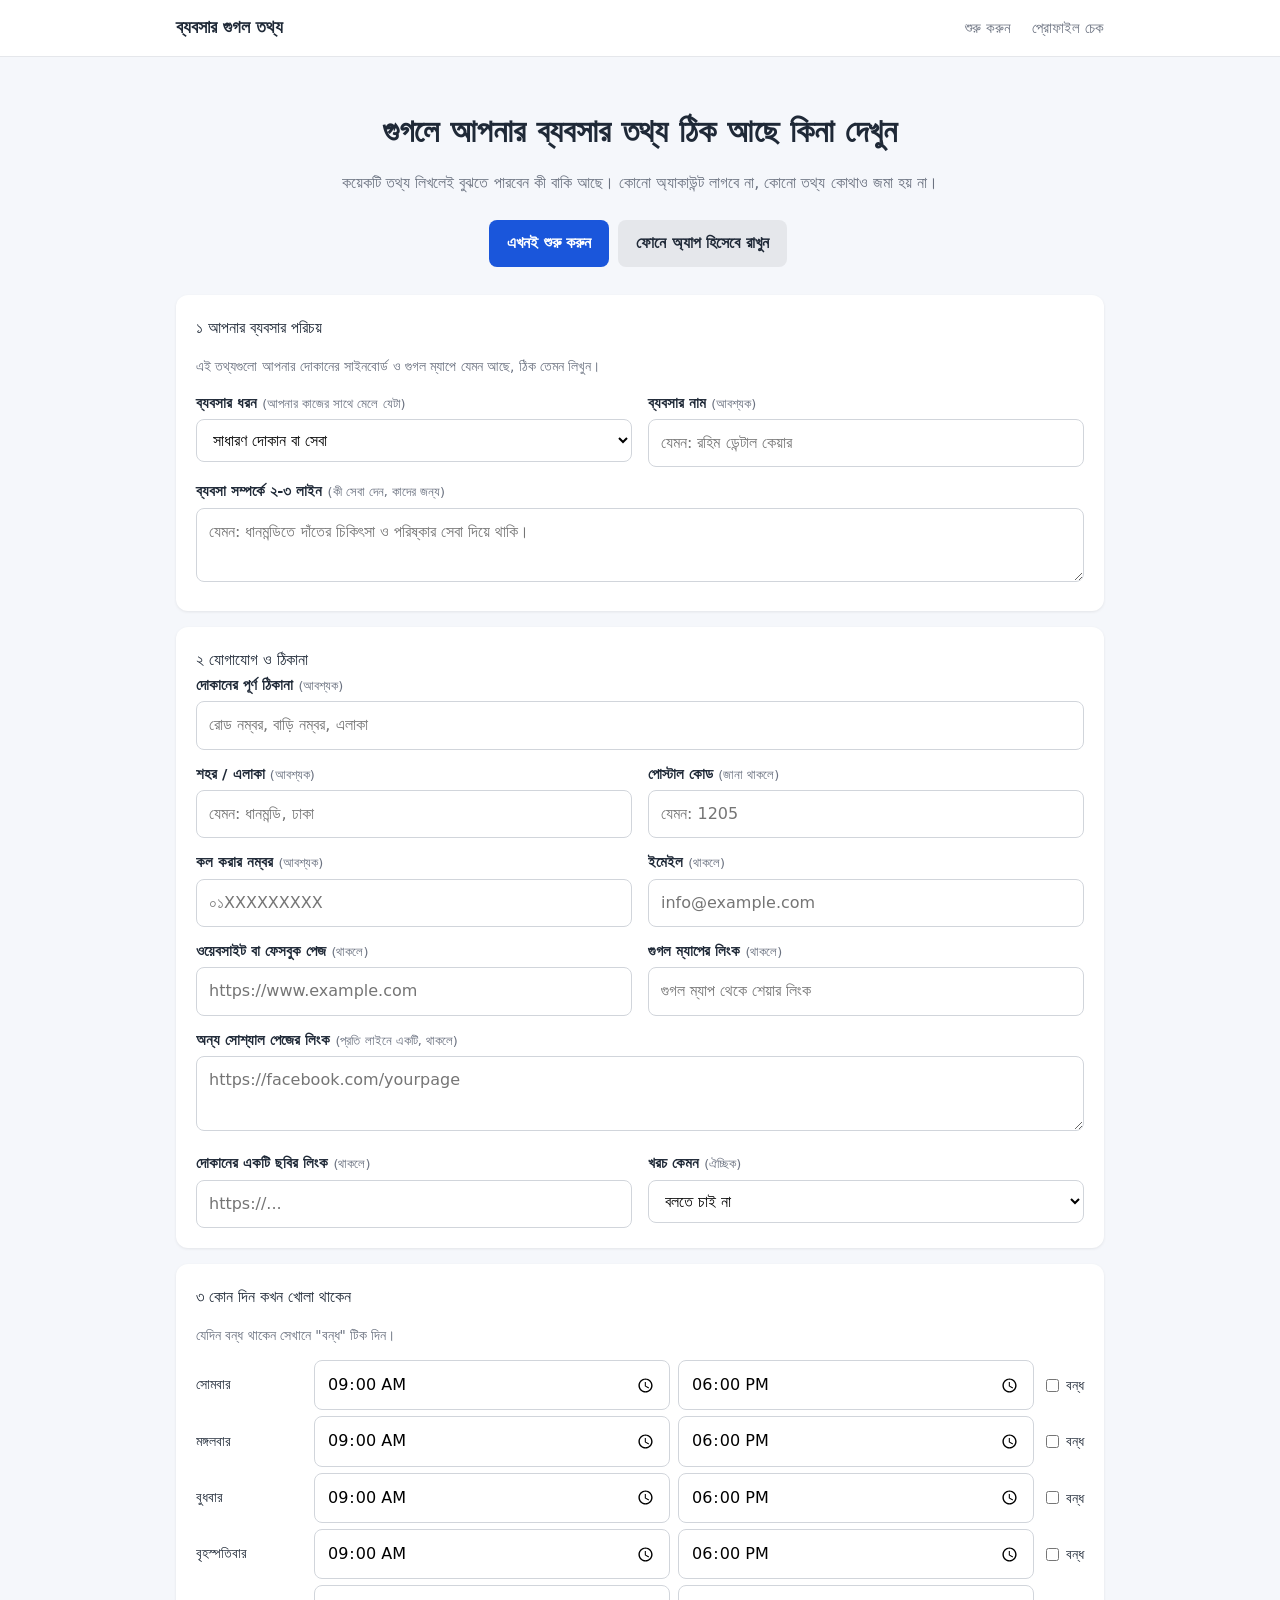
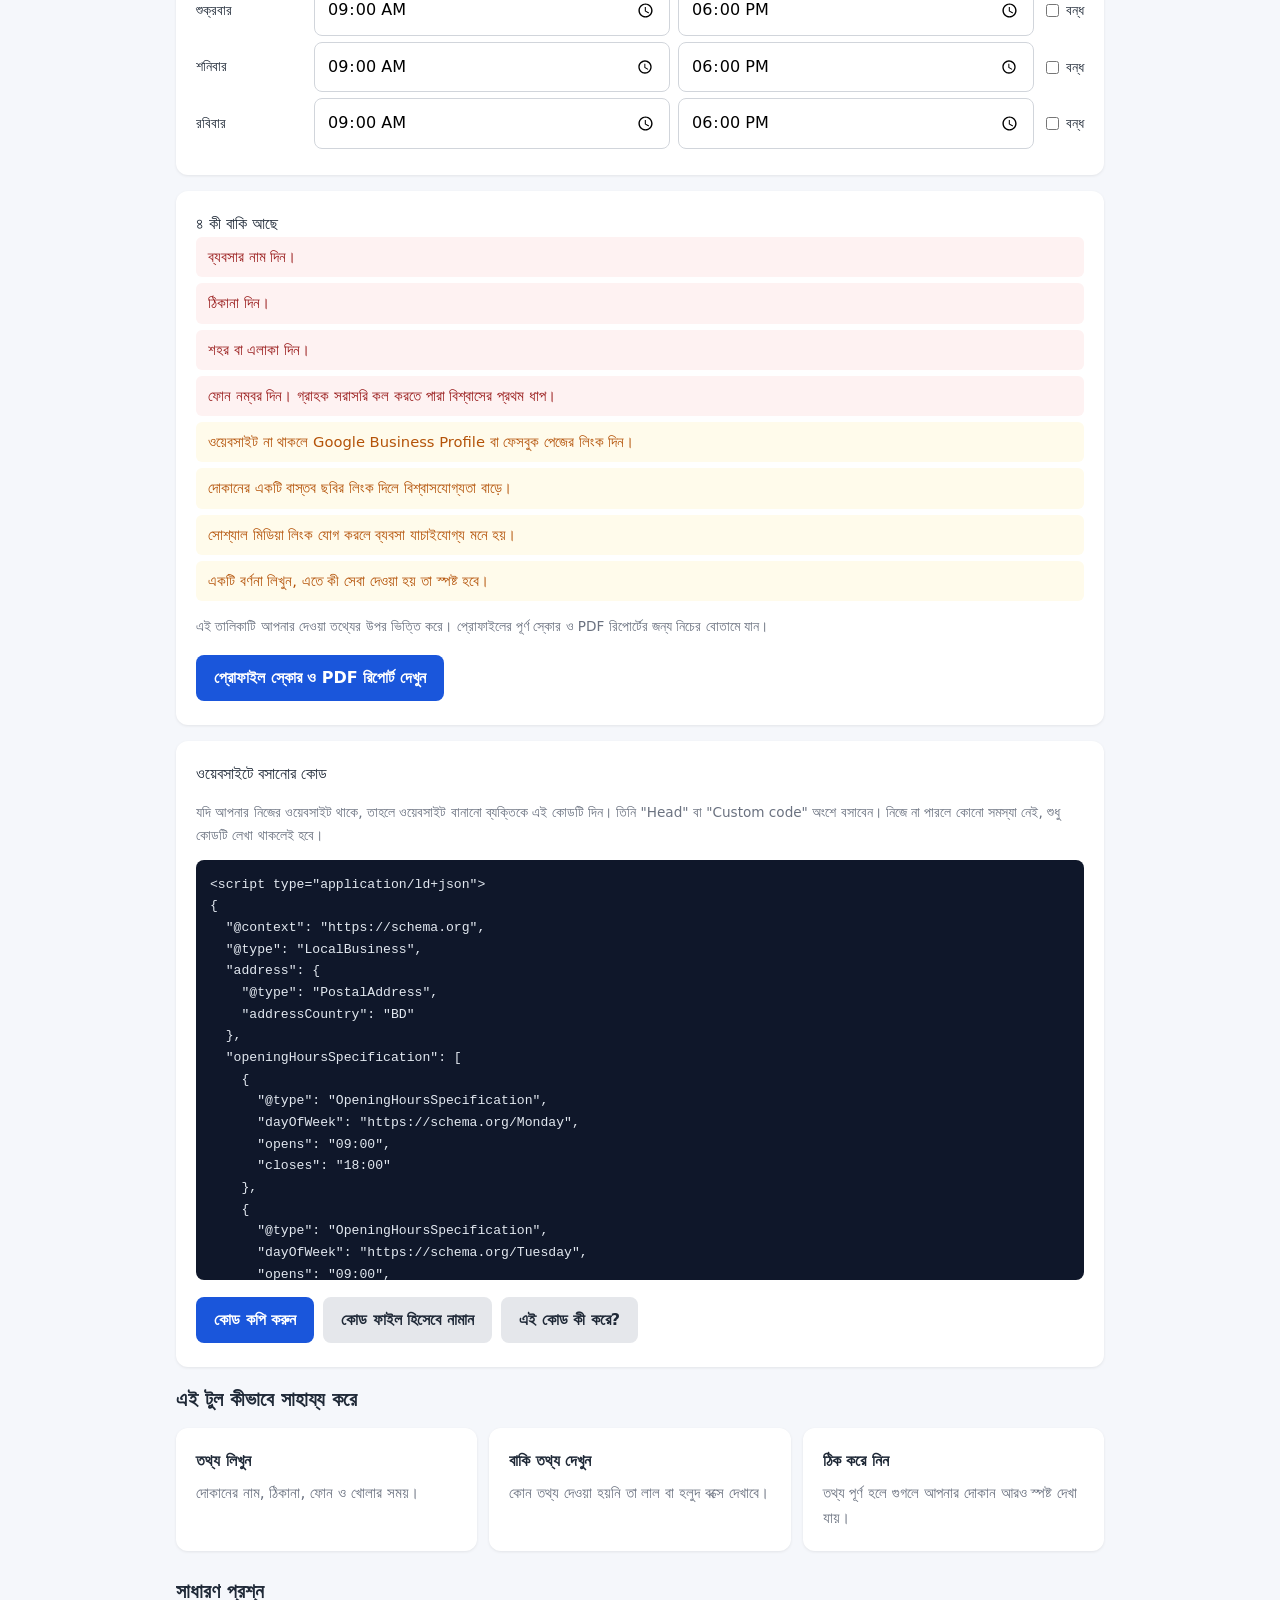
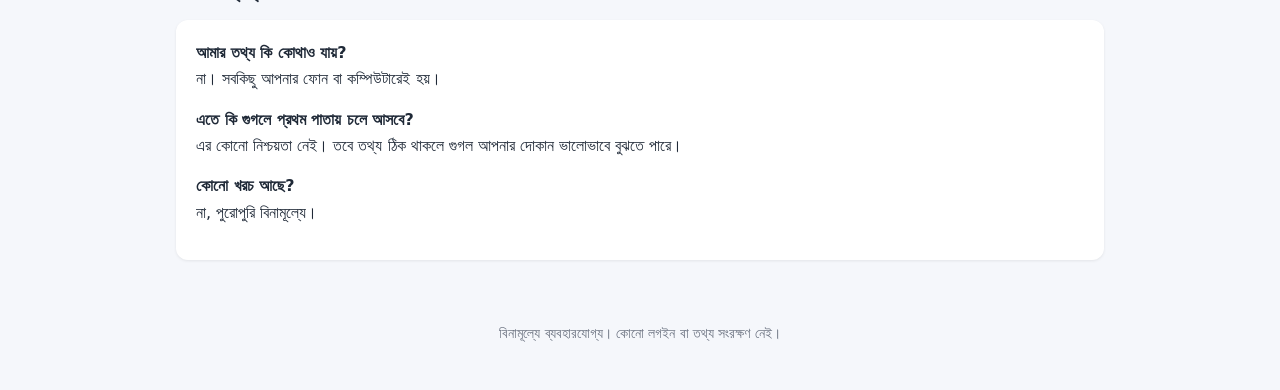
<file: index.html>
<!DOCTYPE html>
<html lang="bn">
<head>
<meta charset="UTF-8">
<meta name="viewport" content="width=device-width, initial-scale=1.0">
<meta name="description" content="আপনার ব্যবসার তথ্য গুগলে ঠিকভাবে দেখানোর জন্য বিনামূল্যে সহজ টুল। কোনো লগইন নেই।">
<meta name="theme-color" content="#1a56db">
<link rel="manifest" href="manifest.json">
<link rel="icon" href="icon.svg" type="image/svg+xml">
<link rel="apple-touch-icon" href="icon.svg">
<link rel="stylesheet" href="styles.css">
<title>আমার ব্যবসার গুগল তথ্য ঠিক করুন</title>
</head>
<body>
<header class="site-header">
  <div class="container">
    <a class="brand" href="index.html">ব্যবসার গুগল তথ্য</a>
    <nav>
      <a href="#step1">শুরু করুন</a>
      <a href="audit.html">প্রোফাইল চেক</a>
    </nav>
  </div>
</header>

<section class="hero">
  <div class="container">
    <h1>গুগলে আপনার ব্যবসার তথ্য ঠিক আছে কিনা দেখুন</h1>
    <p>কয়েকটি তথ্য লিখলেই বুঝতে পারবেন কী বাকি আছে। কোনো অ্যাকাউন্ট লাগবে না, কোনো তথ্য কোথাও জমা হয় না।</p>
    <a class="btn" href="#step1">এখনই শুরু করুন</a>
    <button id="installBtn" class="btn secondary" hidden>ফোনে অ্যাপ হিসেবে রাখুন</button>
  </div>
</section>

<main class="container">

  <!-- Step 1 -->
  <section class="card" id="step1">
    <div class="step-title"><span class="step-num">১</span> আপনার ব্যবসার পরিচয়</div>
    <p class="note">এই তথ্যগুলো আপনার দোকানের সাইনবোর্ড ও গুগল ম্যাপে যেমন আছে, ঠিক তেমন লিখুন।</p>
    <div class="grid">
      <div>
        <label for="type">ব্যবসার ধরন <span class="hint">(আপনার কাজের সাথে মেলে যেটা)</span></label>
        <select id="type">
          <option value="LocalBusiness">সাধারণ দোকান বা সেবা</option>
          <option value="Restaurant">রেস্তোরাঁ / ক্যাফে</option>
          <option value="FoodEstablishment">খাবারের দোকান / বেকারি</option>
          <option value="Dentist">ডেন্টাল ক্লিনিক</option>
          <option value="MedicalClinic">ক্লিনিক / হাসপাতাল</option>
          <option value="Pharmacy">ফার্মেসি</option>
          <option value="Optician">চশমার দোকান</option>
          <option value="HairSalon">সেলুন / পার্লার</option>
          <option value="BeautySalon">বিউটি পার্লার</option>
          <option value="Gym">জিম / ফিটনেস সেন্টার</option>
          <option value="EducationalOrganization">কোচিং / স্কুল / একাডেমি</option>
          <option value="LodgingBusiness">হোটেল / গেস্ট হাউস</option>
          <option value="RealEstateAgent">রিয়েল এস্টেট</option>
          <option value="AutoRepair">গাড়ির গ্যারেজ</option>
          <option value="Store">দোকান / শোরুম</option>
          <option value="ProfessionalService">আইন, হিসাব বা পরামর্শ সেবা</option>
          <option value="HomeAndConstructionBusiness">নির্মাণ, ইলেকট্রিশিয়ান বা প্লাম্বার</option>
        </select>
      </div>
      <div>
        <label for="name">ব্যবসার নাম <span class="hint">(আবশ্যক)</span></label>
        <input id="name" placeholder="যেমন: রহিম ডেন্টাল কেয়ার">
      </div>
      <div class="full">
        <label for="description">ব্যবসা সম্পর্কে ২-৩ লাইন <span class="hint">(কী সেবা দেন, কাদের জন্য)</span></label>
        <textarea id="description" maxlength="250" placeholder="যেমন: ধানমন্ডিতে দাঁতের চিকিৎসা ও পরিষ্কার সেবা দিয়ে থাকি।"></textarea>
      </div>
    </div>
  </section>

  <!-- Step 2 -->
  <section class="card">
    <div class="step-title"><span class="step-num">২</span> যোগাযোগ ও ঠিকানা</div>
    <div class="grid">
      <div class="full">
        <label for="address">দোকানের পূর্ণ ঠিকানা <span class="hint">(আবশ্যক)</span></label>
        <input id="address" placeholder="রোড নম্বর, বাড়ি নম্বর, এলাকা">
      </div>
      <div>
        <label for="locality">শহর / এলাকা <span class="hint">(আবশ্যক)</span></label>
        <input id="locality" placeholder="যেমন: ধানমন্ডি, ঢাকা">
      </div>
      <div>
        <label for="postal">পোস্টাল কোড <span class="hint">(জানা থাকলে)</span></label>
        <input id="postal" placeholder="যেমন: 1205">
      </div>
      <div>
        <label for="phone">কল করার নম্বর <span class="hint">(আবশ্যক)</span></label>
        <input id="phone" placeholder="০১XXXXXXXXX">
      </div>
      <div>
        <label for="email">ইমেইল <span class="hint">(থাকলে)</span></label>
        <input id="email" type="email" placeholder="info@example.com">
      </div>
      <div>
        <label for="url">ওয়েবসাইট বা ফেসবুক পেজ <span class="hint">(থাকলে)</span></label>
        <input id="url" placeholder="https://www.example.com">
      </div>
      <div>
        <label for="mapUrl">গুগল ম্যাপের লিংক <span class="hint">(থাকলে)</span></label>
        <input id="mapUrl" placeholder="গুগল ম্যাপ থেকে শেয়ার লিংক">
      </div>
      <div class="full">
        <label for="socials">অন্য সোশ্যাল পেজের লিংক <span class="hint">(প্রতি লাইনে একটি, থাকলে)</span></label>
        <textarea id="socials" placeholder="https://facebook.com/yourpage"></textarea>
      </div>
      <div>
        <label for="image">দোকানের একটি ছবির লিংক <span class="hint">(থাকলে)</span></label>
        <input id="image" placeholder="https://...">
      </div>
      <div>
        <label for="priceRange">খরচ কেমন <span class="hint">(ঐচ্ছিক)</span></label>
        <select id="priceRange">
          <option value="">বলতে চাই না</option>
          <option value="$">সাশ্রয়ী</option>
          <option value="$$">মাঝারি</option>
          <option value="$$$">একটু বেশি</option>
        </select>
      </div>
    </div>
  </section>

  <!-- Step 3 -->
  <section class="card">
    <div class="step-title"><span class="step-num">৩</span> কোন দিন কখন খোলা থাকেন</div>
    <p class="note">যেদিন বন্ধ থাকেন সেখানে "বন্ধ" টিক দিন।</p>
    <div id="hours"></div>
  </section>

  <!-- Result -->
  <section class="card" id="result">
    <div class="step-title"><span class="step-num">৪</span> কী বাকি আছে</div>
    <ul class="issues" id="issues"></ul>
    <p class="note">এই তালিকাটি আপনার দেওয়া তথ্যের উপর ভিত্তি করে। প্রোফাইলের পূর্ণ স্কোর ও PDF রিপোর্টের জন্য নিচের বোতামে যান।</p>
    <div class="actions">
      <a class="btn" href="audit.html">প্রোফাইল স্কোর ও PDF রিপোর্ট দেখুন</a>
    </div>
  </section>

  <!-- Technical section -->
  <section class="card" id="codeSection">
    <div class="step-title">ওয়েবসাইটে বসানোর কোড</div>
    <p class="note">যদি আপনার নিজের ওয়েবসাইট থাকে, তাহলে ওয়েবসাইট বানানো ব্যক্তিকে এই কোডটি দিন। তিনি "Head" বা "Custom code" অংশে বসাবেন। নিজে না পারলে কোনো সমস্যা নেই, শুধু কোডটি লেখা থাকলেই হবে।</p>
    <pre id="output"></pre>
    <div class="actions">
      <button id="copy" class="btn">কোড কপি করুন</button>
      <button id="download" class="btn secondary">কোড ফাইল হিসেবে নামান</button>
      <button id="explain" class="btn secondary" type="button">এই কোড কী করে?</button>
    </div>
    <div id="explainBox" class="explain-box" hidden>
      <p><strong>এই কোড কী করে?</strong></p>
      <p>এটি গুগলের জন্য একটি লেবেল। এতে লেখা থাকে: ব্যবসার নাম কী, ঠিকানা কোথায়, ফোন নম্বর কত, কখন খোলা থাকেন।</p>
      <p>গুগল এই তথ্যগুলো পড়ে আপনার দোকানকে সঠিক জায়গায় দেখাতে সাহায্য পায়। মানুষ এই কোড দেখতে পাবে না, শুধু গুগল পড়বে।</p>
      <p><strong>কীভাবে বসাবেন:</strong> কোডটি কপি করে ওয়েবসাইটের "Head" বা "Custom code" অংশে পেস্ট করুন। না পারলে ওয়েব ডেভেলপারকে দিন।</p>
    </div>
  </section>

</main>

<section class="container" id="how">
  <h2>এই টুল কীভাবে সাহায্য করে</h2>
  <div class="steps">
    <div class="card"><strong>তথ্য লিখুন</strong><p>দোকানের নাম, ঠিকানা, ফোন ও খোলার সময়।</p></div>
    <div class="card"><strong>বাকি তথ্য দেখুন</strong><p>কোন তথ্য দেওয়া হয়নি তা লাল বা হলুদ বক্সে দেখাবে।</p></div>
    <div class="card"><strong>ঠিক করে নিন</strong><p>তথ্য পূর্ণ হলে গুগলে আপনার দোকান আরও স্পষ্ট দেখা যায়।</p></div>
  </div>
</section>

<section class="container" id="faq">
  <h2>সাধারণ প্রশ্ন</h2>
  <div class="card">
    <p><strong>আমার তথ্য কি কোথাও যায়?</strong><br>না। সবকিছু আপনার ফোন বা কম্পিউটারেই হয়।</p>
    <p><strong>এতে কি গুগলে প্রথম পাতায় চলে আসবে?</strong><br>এর কোনো নিশ্চয়তা নেই। তবে তথ্য ঠিক থাকলে গুগল আপনার দোকান ভালোভাবে বুঝতে পারে।</p>
    <p><strong>কোনো খরচ আছে?</strong><br>না, পুরোপুরি বিনামূল্যে।</p>
  </div>
</section>

<footer class="site-footer">
  <div class="container">
    <p>বিনামূল্যে ব্যবহারযোগ্য। কোনো লগইন বা তথ্য সংরক্ষণ নেই।</p>
  </div>
</footer>

<style>
  .explain-box { margin-top:14px; padding:14px 16px; background:#eff6ff; border-radius:10px; font-size:.95rem; }
  .explain-box p { margin:0 0 8px; }
</style>
<script src="app.js"></script>
<script>
  document.getElementById("explain").addEventListener("click", function () {
    var box = document.getElementById("explainBox");
    box.hidden = !box.hidden;
    this.textContent = box.hidden ? "এই কোড কী করে?" : "বন্ধ করুন";
  });
</script>
</body>
</html>
</file>
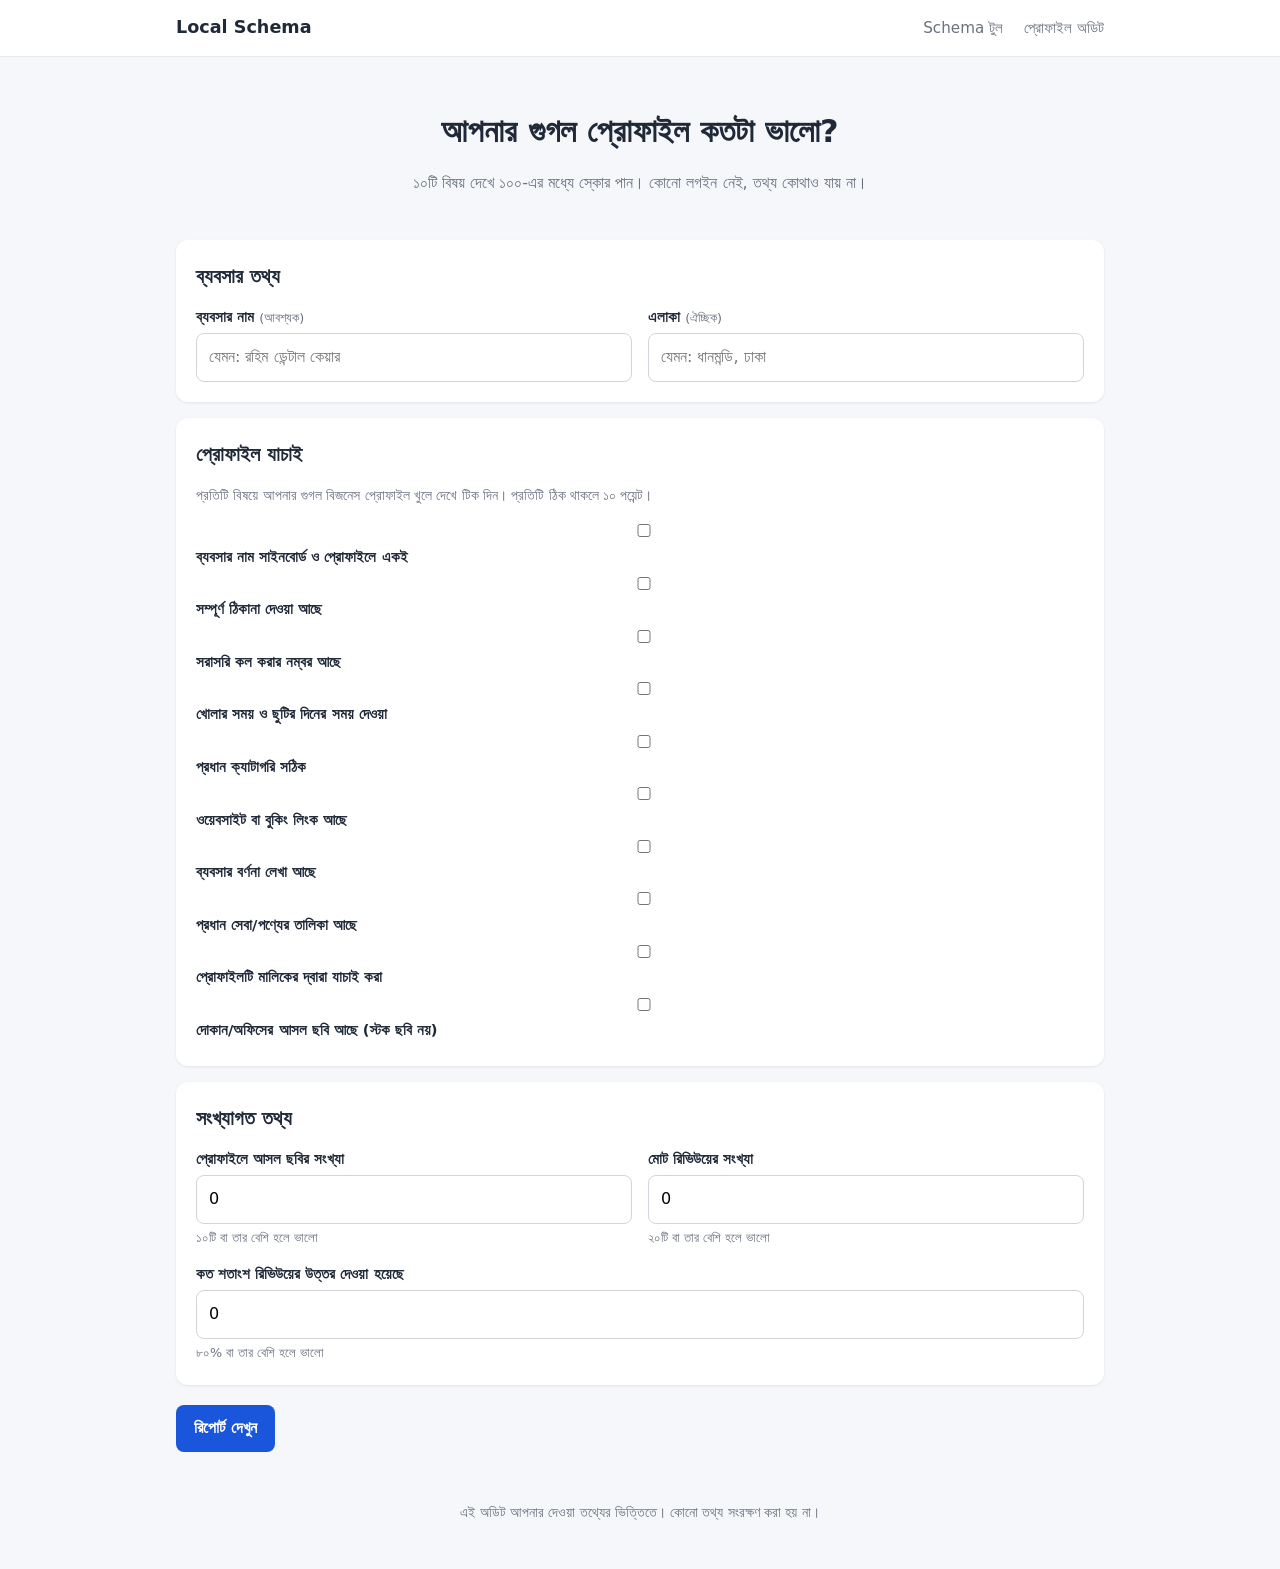
<file: audit.html>
<!DOCTYPE html>
<html lang="bn">
<head>
<meta charset="UTF-8">
<meta name="viewport" content="width=device-width, initial-scale=1.0">
<meta name="description" content="আপনার গুগল বিজনেস প্রোফাইলের বিনামূল্যে অডিট। স্কোর ও সমস্যার তালিকা পান, PDF হিসেবে সেভ করুন।">
<meta name="theme-color" content="#1a56db">
<link rel="manifest" href="manifest.json">
<link rel="icon" href="icon.svg" type="image/svg+xml">
<link rel="stylesheet" href="styles.css">
<link rel="stylesheet" href="print.css" media="print">
<title>গুগল প্রোফাইল অডিট</title>
</head>
<body>
<header class="site-header no-print">
  <div class="container">
    <a class="brand" href="index.html">Local Schema</a>
    <nav>
      <a href="index.html">Schema টুল</a>
      <a href="audit.html">প্রোফাইল অডিট</a>
    </nav>
  </div>
</header>

<section class="hero no-print">
  <div class="container">
    <h1>আপনার গুগল প্রোফাইল কতটা ভালো?</h1>
    <p>১০টি বিষয় দেখে ১০০-এর মধ্যে স্কোর পান। কোনো লগইন নেই, তথ্য কোথাও যায় না।</p>
  </div>
</section>

<main class="container">
  <div id="formArea">
    <div class="card no-print">
      <h2>ব্যবসার তথ্য</h2>
      <div class="grid">
        <div>
          <label for="bizName">ব্যবসার নাম <span class="hint">(আবশ্যক)</span></label>
          <input id="bizName" placeholder="যেমন: রহিম ডেন্টাল কেয়ার">
        </div>
        <div>
          <label for="bizArea">এলাকা <span class="hint">(ঐচ্ছিক)</span></label>
          <input id="bizArea" placeholder="যেমন: ধানমন্ডি, ঢাকা">
        </div>
      </div>
    </div>

    <div class="card no-print">
      <h2>প্রোফাইল যাচাই</h2>
      <p class="note">প্রতিটি বিষয়ে আপনার গুগল বিজনেস প্রোফাইল খুলে দেখে টিক দিন। প্রতিটি ঠিক থাকলে ১০ পয়েন্ট।</p>
      <div id="checks"></div>
    </div>

    <div class="card no-print">
      <h2>সংখ্যাগত তথ্য</h2>
      <div class="grid">
        <div>
          <label for="photos">প্রোফাইলে আসল ছবির সংখ্যা</label>
          <input id="photos" type="number" min="0" value="0">
          <span class="hint">১০টি বা তার বেশি হলে ভালো</span>
        </div>
        <div>
          <label for="reviews">মোট রিভিউয়ের সংখ্যা</label>
          <input id="reviews" type="number" min="0" value="0">
          <span class="hint">২০টি বা তার বেশি হলে ভালো</span>
        </div>
        <div class="full">
          <label for="replyPct">কত শতাংশ রিভিউয়ের উত্তর দেওয়া হয়েছে</label>
          <input id="replyPct" type="number" min="0" max="100" value="0">
          <span class="hint">৮০% বা তার বেশি হলে ভালো</span>
        </div>
      </div>
    </div>

    <div class="actions no-print">
      <button id="showReport" class="btn">রিপোর্ট দেখুন</button>
    </div>
  </div>

  <div id="reportArea" hidden>
    <div class="actions no-print">
      <button id="backBtn" class="btn secondary">ফর্মে ফিরুন</button>
      <button id="printBtn" class="btn">PDF হিসেবে সেভ করুন</button>
    </div>
    <article id="report" class="report"></article>
  </div>
</main>

<footer class="site-footer no-print">
  <div class="container">
    <p>এই অডিট আপনার দেওয়া তথ্যের ভিত্তিতে। কোনো তথ্য সংরক্ষণ করা হয় না।</p>
  </div>
</footer>

<script src="audit.js"></script>
</body>
</html>
</file>
<file: styles.css>
:root {
  --brand: #1a56db;
  --brand-dark: #1e40af;
  --bg: #f5f7fb;
  --card: #ffffff;
  --text: #1f2937;
  --muted: #6b7280;
  --border: #d1d5db;
  --ok: #047857;
  --warn: #b45309;
  --err: #991b1b;
}
* { box-sizing: border-box; }
html { scroll-behavior: smooth; }
body {
  margin: 0;
  font-family: system-ui, "Noto Sans Bengali", "Hind Siliguri", sans-serif;
  background: var(--bg);
  color: var(--text);
  line-height: 1.65;
}
.container { max-width: 960px; margin: 0 auto; padding: 0 16px; }
a { color: var(--brand); }

/* Header */
.site-header { background: #fff; border-bottom: 1px solid #e5e7eb; position: sticky; top: 0; z-index: 10; }
.site-header .container { display: flex; justify-content: space-between; align-items: center; height: 56px; }
.brand { font-weight: 700; color: var(--text); text-decoration: none; font-size: 1.1rem; }
.site-header nav a { margin-left: 16px; color: var(--muted); text-decoration: none; font-size: .95rem; }

/* Hero */
.hero { padding: 48px 0 24px; text-align: center; }
.hero h1 { font-size: clamp(1.4rem, 3.5vw, 2rem); margin: 0 0 12px; }
.hero p { color: var(--muted); margin: 0 0 20px; }

h2 { font-size: 1.25rem; margin: 0 0 12px; }

/* Buttons */
.btn {
  display: inline-block;
  background: var(--brand);
  color: #fff;
  border: 0;
  padding: 10px 18px;
  border-radius: 8px;
  font: inherit;
  font-weight: 600;
  text-decoration: none;
  cursor: pointer;
  margin: 4px 4px 4px 0;
}
.btn:hover { background: var(--brand-dark); }
.btn.secondary { background: #e5e7eb; color: var(--text); }
.btn.secondary:hover { background: #d1d5db; }

/* Cards and forms */
main { padding-top: 16px; }
.card {
  background: var(--card);
  border-radius: 12px;
  padding: 20px;
  box-shadow: 0 1px 3px rgba(0, 0, 0, .08);
  margin-bottom: 16px;
}
.grid { display: grid; grid-template-columns: 1fr 1fr; gap: 12px 16px; }
.full { grid-column: 1 / -1; }
@media (max-width: 640px) { .grid { grid-template-columns: 1fr; } .site-header nav { display: none; } }

label { display: block; font-weight: 600; font-size: .92rem; margin-bottom: 4px; }
.hint { font-weight: 400; color: var(--muted); font-size: .8rem; }
input, select, textarea {
  width: 100%;
  padding: 10px 12px;
  border: 1px solid var(--border);
  border-radius: 8px;
  font: inherit;
  background: #fff;
}
input:focus, select:focus, textarea:focus { outline: 2px solid #93c5fd; border-color: var(--brand); }
textarea { min-height: 70px; resize: vertical; }

.hours-row {
  display: grid;
  grid-template-columns: 110px 1fr 1fr auto;
  gap: 8px;
  align-items: center;
  margin-bottom: 6px;
}
.hours-row span { font-size: .9rem; }
.closed-box { font-size: .85rem; display: flex; gap: 4px; align-items: center; white-space: nowrap; font-weight: 400; margin: 0; }
.closed-box input { width: auto; }
@media (max-width: 640px) { .hours-row { grid-template-columns: 90px 1fr 1fr; } .closed-box { grid-column: 1 / -1; } }

.note { font-size: .85rem; color: var(--muted); }

.issues { list-style: none; padding: 0; margin: 0; }
.issues li { padding: 8px 12px; border-radius: 6px; margin-bottom: 6px; font-size: .92rem; }
.issues .err { background: #fef2f2; color: var(--err); }
.issues .warn { background: #fffbeb; color: var(--warn); }
.issues .ok { background: #ecfdf5; color: var(--ok); }

pre {
  background: #0f172a;
  color: #e2e8f0;
  padding: 14px;
  border-radius: 8px;
  overflow: auto;
  font-size: .82rem;
  max-height: 420px;
  white-space: pre;
}

.steps { display: grid; grid-template-columns: repeat(3, 1fr); gap: 12px; }
.steps .card { margin-bottom: 0; }
.steps p { color: var(--muted); margin: 6px 0 0; font-size: .95rem; }
@media (max-width: 640px) { .steps { grid-template-columns: 1fr; } }

#faq { margin-top: 24px; }
#faq p { margin: 0 0 14px; }

.site-footer { text-align: center; color: var(--muted); font-size: .85rem; padding: 32px 0; }
</file>
<file: print.css>
@media print {
  @page { size: A4; margin: 14mm; }
  body { background: #fff; color: #000; font-size: 11pt; }
  .no-print { display: none !important; }
  .report { box-shadow: none; padding: 0; }
  .report h1 { font-size: 18pt; margin: 0 0 4pt; }
  .report h2 { font-size: 13pt; margin: 14pt 0 6pt; border-bottom: 1px solid #ccc; padding-bottom: 3pt; }
  .report-table { width: 100%; border-collapse: collapse; font-size: 10pt; }
  .report-table th, .report-table td { border: 1px solid #bbb; padding: 4pt 6pt; text-align: left; }
  .pass { color: #047857; }
  .fail { color: #b45309; }
  .report-score { border: 1px solid #999; }
  .issue-list li { margin-bottom: 6pt; }
  .report-foot { font-size: 9pt; color: #444; margin-top: 16pt; }
  a { color: #000; text-decoration: none; }
  #formArea, .hero, header, footer { display: none !important; }
  #reportArea { display: block !important; }
}

/* Report styling on screen */
.report {
  background: #fff;
  border-radius: 12px;
  padding: 24px;
  box-shadow: 0 1px 3px rgba(0, 0, 0, .08);
  margin-top: 12px;
}
.report-head h1 { font-size: 1.4rem; margin: 0 0 6px; }
.report-meta { color: #6b7280; margin: 0 0 16px; font-size: .92rem; }
.report-score { display: flex; gap: 16px; align-items: center; padding: 16px; border-radius: 10px; margin-bottom: 16px; }
.report-score p { margin: 4px 0 0; }
.report-score.tone-ok { background: #ecfdf5; }
.report-score.tone-warn { background: #fffbeb; }
.report-score.tone-err { background: #fef2f2; }
.score-num { font-size: 2.6rem; font-weight: 700; line-height: 1; }
.score-num span { font-size: 1rem; color: #6b7280; }
.issue-list li { margin-bottom: 10px; }
.issue-list span { color: #4b5563; font-size: .95rem; }
.report-table { width: 100%; border-collapse: collapse; font-size: .95rem; }
.report-table th, .report-table td { border-bottom: 1px solid #e5e7eb; padding: 8px; text-align: left; }
.pass { color: #047857; font-weight: 600; }
.fail { color: #b45309; font-weight: 600; }
.report-foot { font-size: .85rem; color: #6b7280; margin-top: 16px; }

/* Checklist rows */
.check-row { display: flex; gap: 10px; align-items: flex-start; padding: 8px 0; border-bottom: 1px solid #eef0f4; font-weight: 400; margin: 0; cursor: pointer; }
.check-row input { width: 18px; height: 18px; margin-top: 3px; flex-shrink: 0; }
</file>
